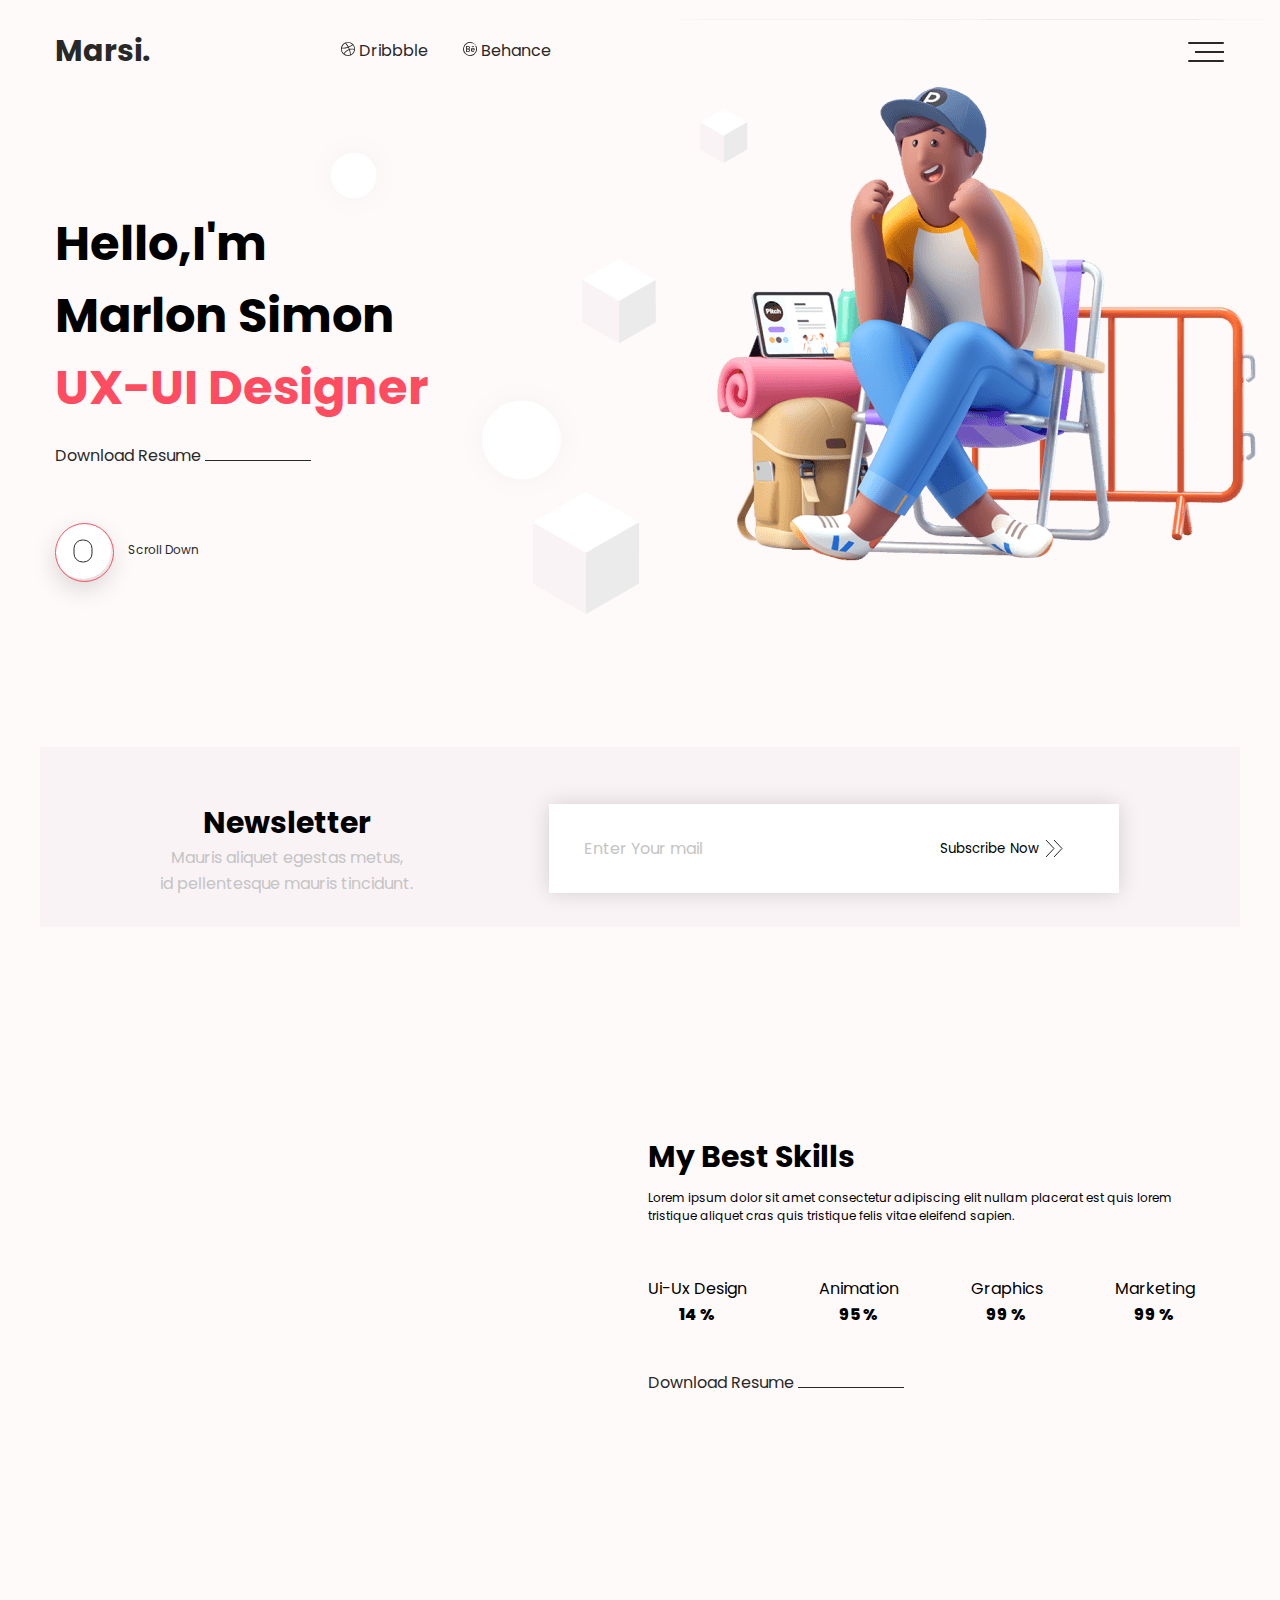
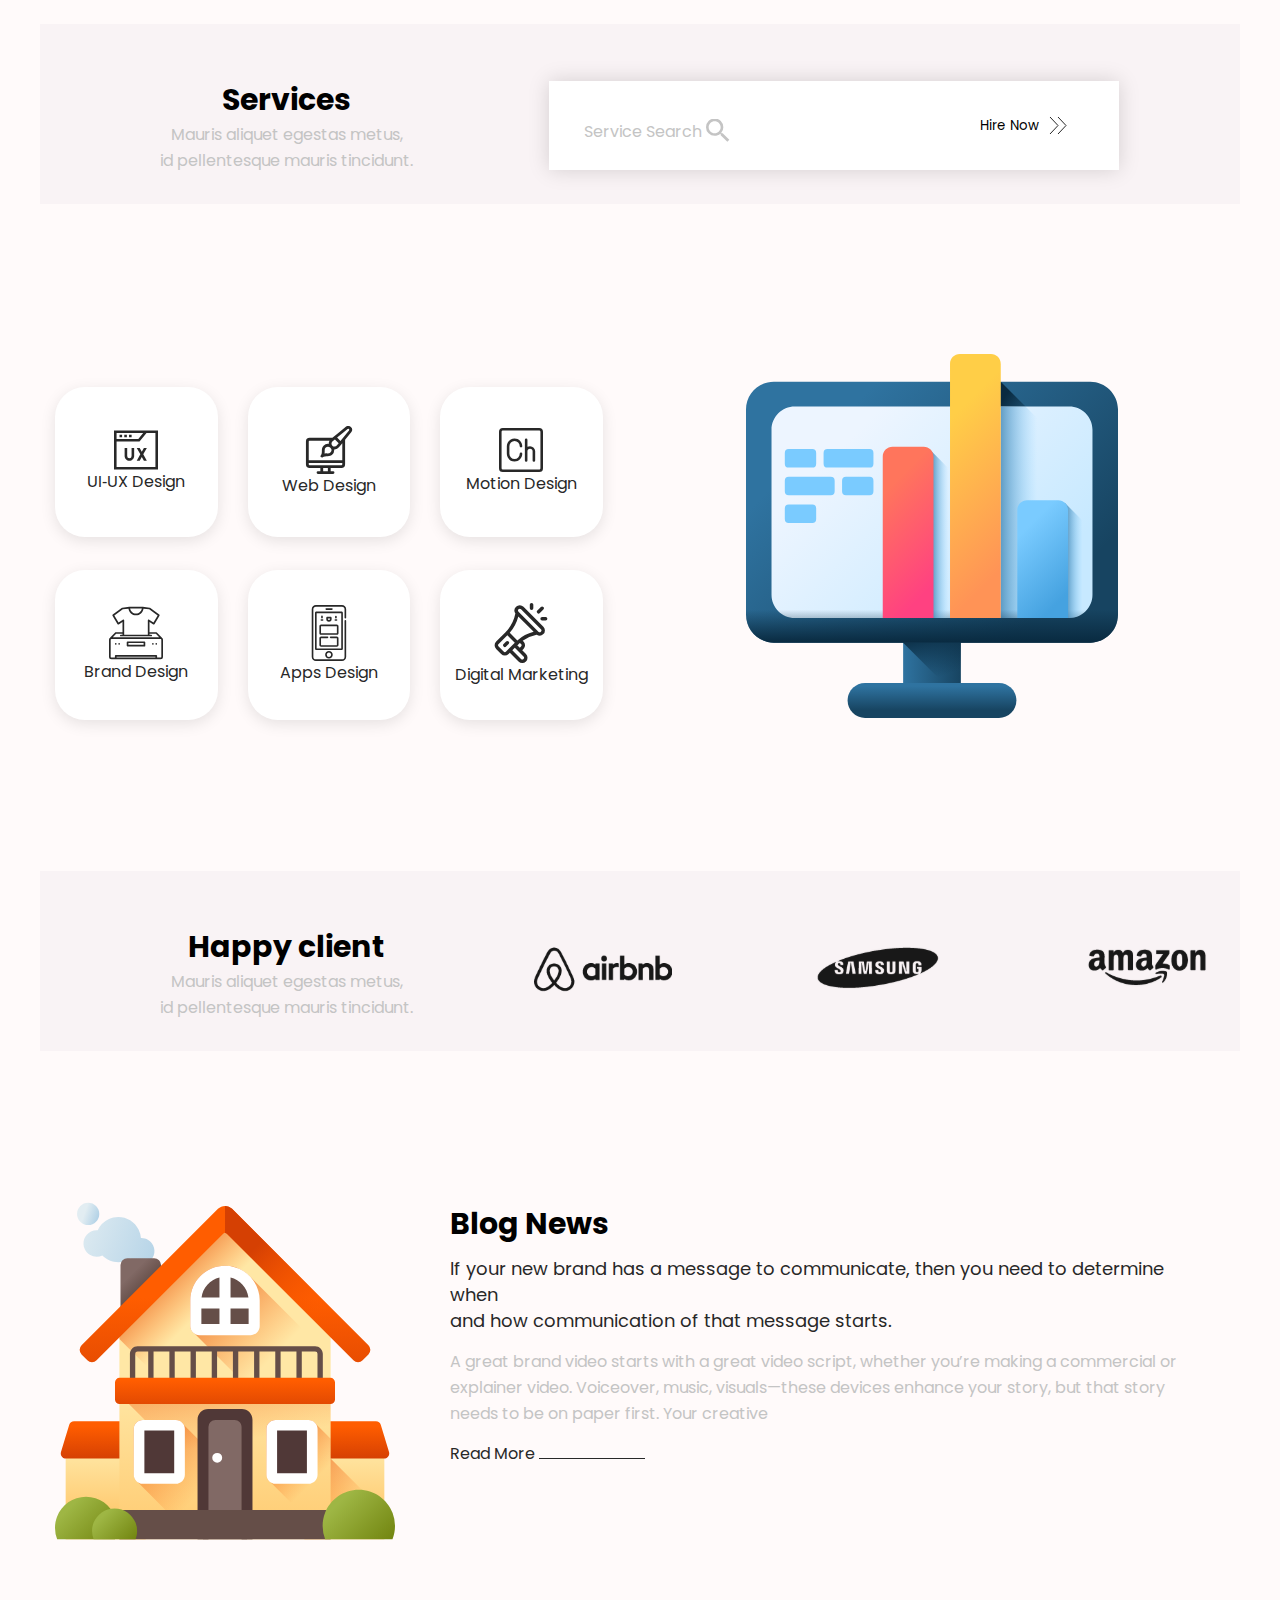
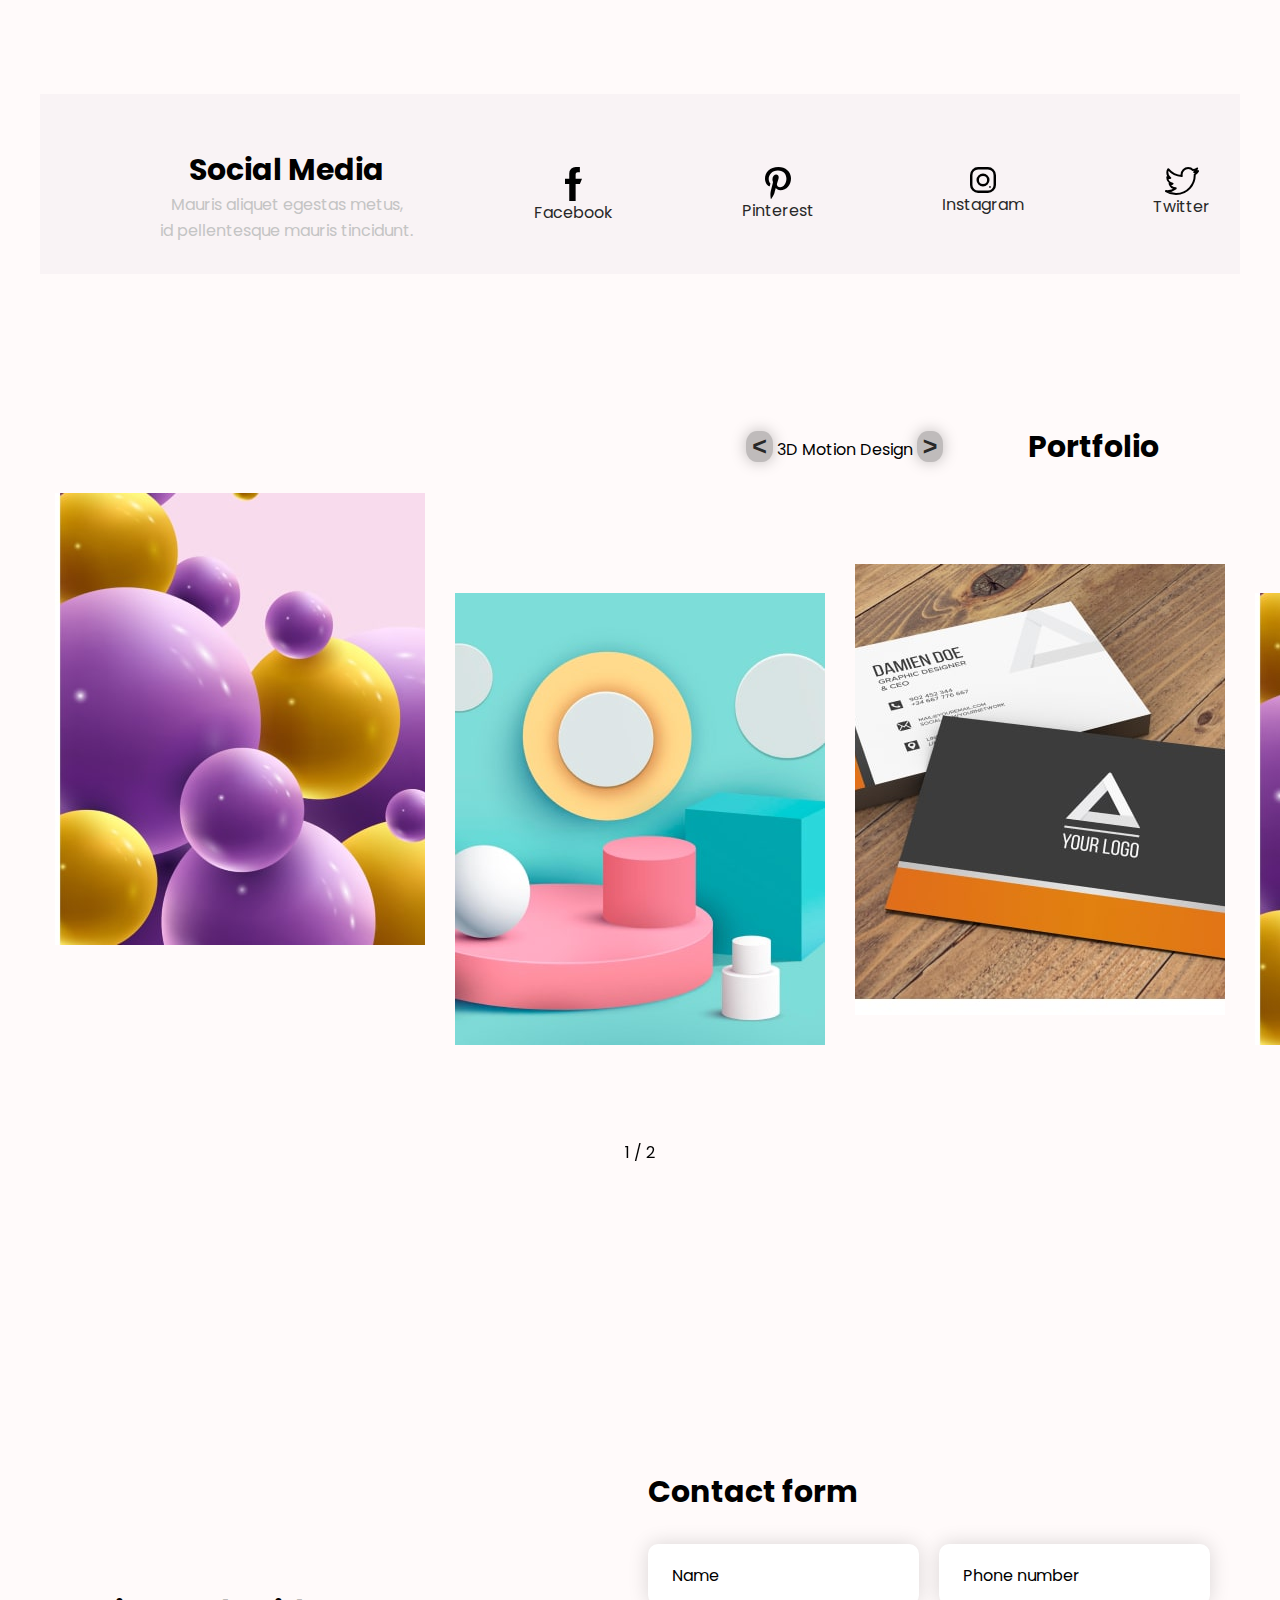
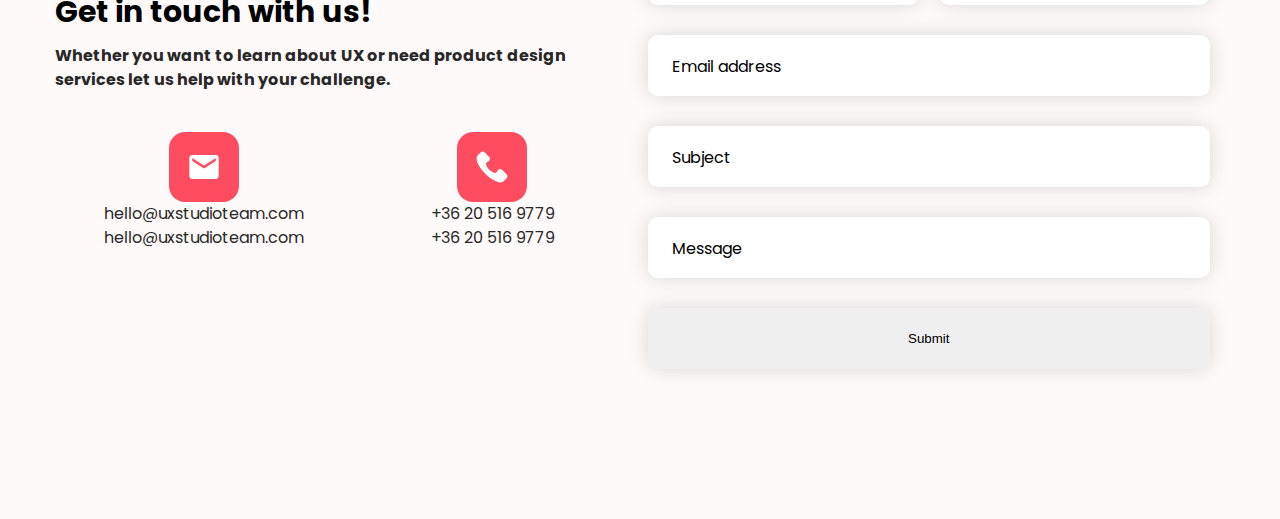
<file: index.html>
<!DOCTYPE html>
<html lang="en">
<head>
    <meta charset="UTF-8">
    <meta name="viewport" content="width=device-width, initial-scale=1.0">
    <title>Marsi</title>
    <link href="https://fonts.googleapis.com/css2?family=Poppins:wght@400;700&display=swap" rel="stylesheet">
    <link rel="stylesheet" href="https://unpkg.com/swiper/swiper-bundle.min.css">
    <link rel="stylesheet" href="https://cdnjs.cloudflare.com/ajax/libs/animate.css/4.1.1/animate.min.css"/>
    <link rel="stylesheet" href="./style/style.css">
</head> 
<body>
  <main class="wrappers">
    <nav class="menu">
      <div class="row vertical-center" >
      <div class="col-3">
        <a class="logo" href="#">Marsi.</a>
      </div>
      <div class="col-8">
          <ul class="social">
            <li >
              <a class="social-link" href="https://dribbble.com/">
                <svg width="14" height="14" viewBox="0 0 14 14" fill="none" xmlns="http://www.w3.org/2000/svg">
                  <path d="M7 0C3.14562 0 0 3.1459 0 7C0 10.8544 3.1459 14 7 14C10.8544 14 14 10.8541 14 7C14 3.14562 10.8541 0 7 0ZM11.748 3.0491C12.6219 4.09746 13.1554 5.43867 13.1783 6.90156C12.0829 6.64535 10.8664 6.62813 9.62746 6.85398C9.30508 6.91277 8.9827 6.98742 8.66223 7.07711C8.55559 6.78699 8.44238 6.49934 8.32207 6.21441C8.1993 5.92375 8.06969 5.63801 7.93406 5.35637C9.41035 4.79254 11.01 3.95309 11.748 3.0491ZM7 0.820312C8.60836 0.820312 10.0748 1.43801 11.1754 2.44836C10.7461 3.03379 9.52273 3.88609 7.56 4.62109C6.87477 3.34523 6.05309 2.17273 5.10371 1.11836C5.70145 0.925039 6.33883 0.820312 7 0.820312ZM4.2916 1.44648C5.25984 2.48363 6.09273 3.64191 6.77879 4.89316C4.73676 5.55406 2.6693 5.82367 0.969336 5.64949C1.38332 3.79969 2.62883 2.26051 4.2916 1.44648ZM0.820312 7C0.820312 6.81844 0.828789 6.63879 0.844102 6.46133C1.21926 6.50098 1.61055 6.52094 2.01496 6.52094C3.60992 6.52094 5.40176 6.21414 7.16133 5.63145C7.42984 6.18105 7.67129 6.74652 7.8843 7.32594C7.19824 7.57258 6.53051 7.88621 5.90352 8.25945C4.36625 9.17465 3.2416 10.3521 2.77512 11.5054C1.57281 10.3772 0.820312 8.77488 0.820312 7ZM7 13.1797C5.67957 13.1797 4.45457 12.7632 3.44914 12.0548C3.76086 11.0015 4.81523 9.86207 6.32324 8.96437C6.85453 8.64773 7.47578 8.34941 8.15199 8.10688C8.63133 9.61352 8.925 11.2038 9.01824 12.8409C8.38551 13.0602 7.70656 13.1797 7 13.1797ZM9.81832 12.4988C9.70457 10.9041 9.40762 9.35156 8.93102 7.86023C10.2599 7.49492 11.7359 7.37242 13.1357 7.73555C12.8879 9.81394 11.605 11.5793 9.81832 12.4988Z" fill="#282828"/>
                  </svg>
                Dribbble
             </a>
            </li>
            <li>
              <a class="social-link" href="http://www.behance.net/">
                <svg width="14" height="14" fill="none" xmlns="http://www.w3.org/2000/svg"><path d="M11.432 1.585a7.117 7.117 0 00-.757-.541l-.46.744c.232.143.454.301.664.474l.553-.677zM12.703 2.943a7.127 7.127 0 00-.59-.721l-.64.598c.187.199.36.41.518.631l.712-.508z" fill="#282828"/><path d="M13.193 3.736l-.773.41a6.123 6.123 0 11-2.924-2.739l.356-.799a6.998 6.998 0 103.341 3.128z" fill="#282828"/><path d="M6.563 4.533a1.75 1.75 0 00-1.311-.593H3.065v6.124h2.187a1.75 1.75 0 001.156-3.062 1.75 1.75 0 00.155-2.47zM5.252 9.189H3.94V7.44h1.312a.875.875 0 010 1.75zm0-2.624H3.94v-1.75h1.312a.875.875 0 010 1.75zM11.812 7.877A2.089 2.089 0 009.844 5.69a2.089 2.089 0 00-1.968 2.187 2.088 2.088 0 001.968 2.187c.5-.004.976-.209 1.323-.568l-.621-.613a.993.993 0 01-.702.307 1.13 1.13 0 01-1.031-.875h3v-.438zm-3-.437a1.13 1.13 0 011.032-.875c.5.031.919.387 1.03.875H8.814zM10.938 3.94H8.75v.875h2.187V3.94z" fill="#282828"/></svg>
                Behance
              </a>
           </li>
          </ul>
      </div>
      <div class="col-1 menu-block">
        <input class="menu-checkbox" type="checkbox">
        <button class="menu-button">
          <span class="menu-button_icon"></span>
        </button>
        <ul class="menu-block-list">
          <li class="menu-block-item">
            <a href="#">Home</a>
          </li>
          <li class="menu-block-item">
            <a href="#">About</a>
          </li>
          <li class="menu-block-item">
            <a href="#">Portfolio</a>
          </li>
        </ul>
      </div>
    </div>
    </nav>
    <header class="header">
      <div class="row vertical-center">
        <div class="col-5 col-lg-8">
          <h1 class="animate__animated animate__tada">Hello,I'm <br>Marlon Simon <br><span> UX-UI Designer</span></h1> 
        <div class="resume">
          <a class="resume-link" href="#">Download Resume <span class="line"></span></a>
        </div>
          <button class="scroll-down-button ">
            <span class="icon animate-bounce"></span>
            Scroll Down
          </button>
        </div>  
        <div class="col-7 hide-lg text-right col-lg-4">
          <img class="header-img"src="./img/main-header.png" alt="UX-UI Designer Illustration">
        </div>
      </div>
    </header> 
    <div class="row wrap vertical-center additional-block bg-grey block-margine">
      <div class="col-5 additional-text col-lg-12">
        <h2>Newsletter</h2>
        <p class="transparency">Mauris aliquet egestas metus,<br> id pellentesque mauris tincidunt.</p>
      </div>
      <div class="col-7 additional-input col-lg-12 ">
        <input type="text" id="email" name="email">
        <label for="email">Enter Your mail</label>
        <button>
          Subscribe Now
        </button>
      </div>
    </div>
    <section class="section">
      <div class="row wrap">
        <div class="col-6 col-lg-12 margin-auto">
          <div class="graph-background wow animate__backInLeft">
            <img src="./img/graph.svg" alt="My best skills illustration">
          </div>
        </div>
        <div class="col-6 col-lg-12 block-margine-h2">
          <h2 class="space-bottom">My Best Skills</h2>
          <p class="small">Lorem ipsum dolor sit amet consectetur adipiscing elit nullam placerat est quis lorem tristique aliquet cras quis tristique felis vitae eleifend sapien.</p>
          <ul class="row skills-list">
            <li class="skills-list-item">
              <span>Ui-Ux Design</span>
              <strong class="counter">98&nbsp;%</strong>
            </li>
            <li class="skills-list-item">
              <span>Animation</span>
              <strong>95&nbsp;%</strong>
            </li>
            <li class="skills-list-item">
              <span>Graphics</span>
              <strong>99&nbsp;%</strong>
            </li>
            <li class="skills-list-item">
              <span>Marketing</span>
              <strong>99&nbsp;%</strong>
            </li>
          </ul>
          <div class="resume">
            <a class="resume-link" href="/">Download Resume <span class="line"></span></a>
          </div>
        </div>
      </div>
    </section>
    <div class="row wrap vertical-center additional-block bg-grey">
      <div class="col-5 additional-text col-lg-12">
        <h2>Services</h2>
        <p class="transparency">Mauris aliquet egestas metus,<br> id pellentesque mauris tincidunt.</p>
      </div>
      <div class="col-7 additional-input col-lg-12">
        <input type="text" id="search" name="search">
        <label for="search">Service Search
          <img src="./img/search-icon.svg"></img>
        </label>
        <button>
          Hire Now
        </button>
      </div>
    </div>
    <section class="section">
      <div class="row wrap">
        <div class="col-6 col-lg-12">
          <ul class="row wrap list-icon">
            <li class="col-4 icon-background">
              <div>
                <img src="./img/ux-ui desing.svg" alt="UX-UI Design">
                <span>UI&#8209;UX&nbsp;Design</span>
              </div>
            </li>
            <li class="col-4 icon-background">
              <div>
                <img src="./img/web-desing.svg" alt="Web Design">
                <span>Web&nbsp;Design</span>
              </div>
            </li>
            <li class="col-4 icon-background">
              <div>
                <img src="./img/motion desing.svg" alt="Motion Design">
                <span>Motion&nbsp;Design</span>
              </div>
            </li>  
            <li class="col-4 icon-background">
              <div>
                <img src="./img/brand-desing.svg" alt="Brand Design">
                <span>Brand&nbsp;Design</span>
              </div>
            </li>
            <li class="col-4 icon-background">
              <div>
                <img src="./img/apps-desing.svg" alt="Apps Design">
                <span>Apps&nbsp;Design</span>
              </div>
            </li> 
            <li class="col-4 icon-background">
              <div>
                <img src="./img/digital marketing.svg" alt="Digital Marketing">
                <span>Digital&nbsp;Marketing</span>
              </div>
            </li>
          </ul>
        </div>
        <div class="col-5 offset-1 col-lg-12 margin-auto">
          <img src="./img/monitor-icon.svg" alt="Monitor icon">
        </div>
      </div>
    </section>
    <div class="row wrap vertical-center additional-block bg-grey">
      <div class="col-5 additional-text col-lg-12">
        <h2>Happy client</h2>
        <p class="transparency">Mauris aliquet egestas metus,<br> id pellentesque mauris tincidunt.</p>
      </div>
      <div class="col-7 col-lg-12">
        <ul class="row wrap link-list">
          <li>
            <div>
              <a href="https://www.airbnb.ru/">
                <img src="./img/airbnb.svg" alt="airbnb">
              </a>
            </div>
          </li>
          <li>
            <div>
              <a href="https://www.samsung.com/sec/">
                <img src="./img/samsung.svg" alt="samsung">
              </a>
            </div>
          </li>
          <li>
            <div>
              <a href="https://www.amazon.com/">
                <img src="./img/amazon.svg" alt="amazon">
              </a>
            </div>
          </li>
        </ul>
      </div>
    </div>
    <section class="section">
      <div class="row wrap">
        <div class="col-4 col-lg-12">
          <img src="./img/house-icon.svg" alt="House-icon">
        </div>
        <div class="col-8 col-lg-12">
          <h2 class="space-bottom">Blog News</h2>
          <p class="middle margin-bottom">If your new brand has a message to communicate, then you need to determine when <br> and how communication of that message starts.</p>
          <p class="transparency margin-bottom">A great brand video starts with a great video script, whether you’re making a commercial or <br> explainer video. Voiceover, music, visuals—these devices enhance your story, but that story <br> needs to be on paper first. Your creative  </p>
          <div class="resume">
            <a class="resume-link" href="/">Read More <span class="line"></span></a>
          </div>
        </div>
      </div>
    </section>
    <div class="row wrap vertical-center additional-block bg-grey">
      <div class="col-5 additional-text col-lg-12">
        <h2>Social Media </h2>
        <p class="transparency">Mauris aliquet egestas metus,<br> id pellentesque mauris tincidunt.</p>
      </div>
      <div class="col-7 col-lg-12">
        <ul class="row wrap link-list">
          <li>
              <a class="media-link" href="https://www.facebook.com/">
                <img src="./img/facebook.svg" alt="Facebook-icon">
                <span>Facebook</span>
              </a>
          </li>
          <li>
              <a class="media-link" href="https://www.pinterest.com/">
                <img src="./img/pinterest.svg" alt="pinterest-icon">
                <span>Pinterest</span>
              </a>
          </li>
          <li>
              <a class="media-link" href="https://www.instagram.com/?hl=ru">
                <img src="./img/instagram.svg" alt="instagram-icon">
                <span>Instagram</span>
              </a>
          </li>
          <li>
              <a class="media-link" href="https://twitter.com/?lang=ru">
                <img src="./img/twitter.svg" alt="twitter-icon">
                <span>Twitter</span>
              </a>         
          </li>
        </ul>
      </div>
    </div>
    <section class="section">
      <div class="row vertical-center">
        <div class="col-7">&nbsp;</div>
        <div class="col-3"><button class="gallery-previous"><</button> 3D Motion Design <button class="gallery-next">></button></div>
        <div class="col-2">
          <h2 class="text-right">Portfolio</h2>
        </div>
      </div>
      <div class="swiper-container gallery">
        <div class="swiper-wrapper">
          <div class="swiper-slide mt"><img class="gallery-image" src="./img/photo-1.jpg" alt="photo-1"></div>
          <div class="swiper-slide mt"><img class="gallery-image" src="./img/photo-2.jpg" alt="photo-2"></div>
          <div class="swiper-slide mt"><img class="gallery-image" src="./img/photo-3.jpg" alt="photo-3"></div>
          <div class="swiper-slide mt"><img class="gallery-image" src="./img/photo-1.jpg" alt="photo-1"></div>
          <div class="swiper-slide mt"><img class="gallery-image" src="./img/photo-3.jpg" alt="photo-3"></div>
          <div class="swiper-slide mt"><img class="gallery-image" src="./img/photo-2.jpg" alt="photo-2"></div>
        </div>
        <!-- Add Pagination -->
        <div class="swiper-pagination"></div>
        <!-- Add Arrows -->
        <!-- <div class="swiper-button-next"></div>
        <div class="swiper-button-prev"></div> -->
      </div>
  </section>
    <section class="section">
      <div class="row wrap vertical-center">
        <div class="col-6 col-lg-12">
          <h2 class="space-bottom">Get in touch with us!</h2>
          <p class="small-bold">Whether you want to learn about UX or need product design services let us help with your challenge.</p>
          <div class="row contact-list">
              <a class="media-link" href="mailto:hello@uxstudioteam.com">
                <img src="./img/message-icon.svg" alt="message-icon">
                <span>hello@uxstudioteam.com</span>
                <span>hello@uxstudioteam.com</span>
              </a>
              <a class="media-link" href="tel:+36 20 516 9779">
                <img src="./img/phone-icon.svg" alt="phone-icon">
                <span>+36 20 516 9779</span>
                <span>+36 20 516 9779</span>
              </a>
          </div>
        </div>
        <div class="col-6 col-lg-12">
          <form action="" class="form-contact">
            <h2>Contact form</h2>
            <div class="row">
              <div class="form-input">
                <input name="name" type="text" id="name" minlength="2" maxlength="200" autocomplete="additional-name"  required>
                <label for="name">Name</label>
              </div>
              <div class="form-input">
                <input name="phone" type="tel"  pattern="[0-9]{3}-[0-9]{2}-[0-9]{3}-[0-9]{2}-[0-9]{2}" id="phone"  required>
                <label for="phone">Phone number</label>
              </div>
            </div>
            <div class="form-input">
              <input name="email" type="email" pattern="[^@\s]+@[^@\s]+" id="email-contact" autocomplete="email" required>
              <label for="email-contact">Email address</label>
            </div>
            <div class="form-input">
              <input name="subject" type="text" id="subject" required>
              <label for="subject">Subject</label>
            </div>
            <div class="form-input">
              <input name="message" type="text" id="message" required>
              <label for="message">Message</label>
            </div>
              <input name="submit" id = "submit" type="submit" value="Submit">
          </form>
        </div>
      </div>  
    </section>
</main>
<script
  src="https://code.jquery.com/jquery-3.5.1.min.js"
  integrity="sha256-9/aliU8dGd2tb6OSsuzixeV4y/faTqgFtohetphbbj0="
  crossorigin="anonymous">
</script>
<script src="https://unpkg.com/swiper/swiper-bundle.min.js"></script>
<script src="./js/wow.min.js"></script>
<script>
new WOW().init();
</script>
<script src="./js/main.js"></script>
</body>
</html>
</file>
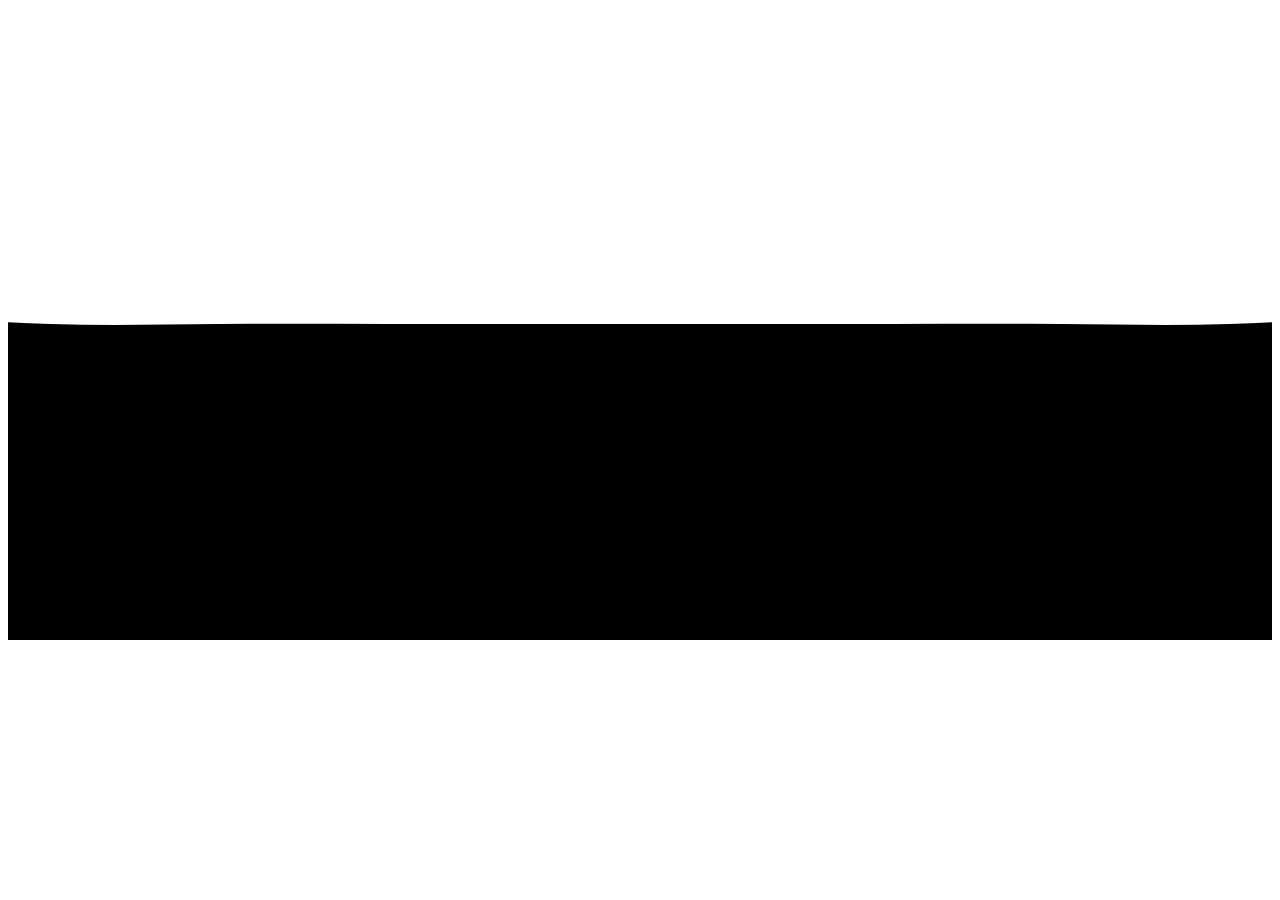
<file: splash.html>
<!DOCTYPE html>
<html lang="en">
<head>
    <meta charset="UTF-8">
    <meta name="viewport" content="width=device-width, initial-scale=1.0">
    <title>Document</title>
<script type="text/javascript" src="./js/paper-full.min.js"></script>
<script type="text/paperscript" src="./js/splash.js" canvas="myCanvas"></script>
<style>
    canvas[resize] {
    width: 100%;
    height: 100%;
}
</style>
</head>
<body>
    <canvas id="myCanvas" resize></canvas>
</body>
</html>
</file>
<file: style/style.css>
/* http://meyerweb.com/eric/tools/css/reset/
v2.0 | 20110126
License: none (public domain)
*/
html, body, div, span, applet, object, iframe,
h1, h2, h3, h4, h5, h6, p, blockquote, pre,
a, abbr, acronym, address, big, cite, code,
del, dfn, em, img, ins, kbd, q, s, samp,
small, strike, strong, sub, sup, tt, var,
b, u, i, center,
dl, dt, dd, ol, ul, li,
fieldset, form, label, legend,
table, caption, tbody, tfoot, thead, tr, th, td,
article, aside, canvas, details, embed,
figure, figcaption, footer, header, hgroup,
menu, nav, output, ruby, section, summary,
time, mark, audio, video {
  margin: 0;
  padding: 0;
  border: 0;
  font-size: 100%;
  font: inherit;
  vertical-align: baseline;
}

* {
  -webkit-box-sizing: border-box;
          box-sizing: border-box;
}

/* HTML5 display-role reset for older browsers */
article, aside, details, figcaption, figure,
footer, header, hgroup, menu, nav, section {
  display: block;
}

body {
  line-height: 1;
}

ol, ul {
  list-style: none;
}

blockquote, q {
  quotes: none;
}

blockquote:before, blockquote:after,
q:before, q:after {
  content: '';
  content: none;
}

table {
  border-collapse: collapse;
  border-spacing: 0;
}

body {
  display: -webkit-box;
  display: -ms-flexbox;
  display: flex;
  -webkit-box-orient: vertical;
  -webkit-box-direction: normal;
      -ms-flex-direction: column;
          flex-direction: column;
  -webkit-box-align: center;
      -ms-flex-align: center;
          align-items: center;
  background-color: #FFFAFA;
  font-family: 'Poppins', sans-serif;
}

.wrappers {
  width: 100%;
  max-width: 1170px;
  min-width: 420px;
}

@media (max-width: 1200px) {
  .wrappers {
    padding: 0 60px;
  }
}

.section {
  padding: 150px 0;
}

.row {
  display: -webkit-box;
  display: -ms-flexbox;
  display: flex;
  margin: 0 -15px;
  padding-right: 15px;
}

.row.vertical-center {
  -webkit-box-align: center;
      -ms-flex-align: center;
          align-items: center;
}

.row.wrap {
  -ms-flex-wrap: wrap;
      flex-wrap: wrap;
}

@media (max-width: 992px) {
  .row .margin-auto {
    margin-left: 0 auto;
    margin-left: 0 auto;
  }
}

.col-1, .col-3, .col-4, .col-5, .col-6, .col-7, .col-8 {
  padding: 0 15px;
}

.col-1 {
  width: calc(100% * 1 / 12);
}

.col-3 {
  width: calc(100% * 3 / 12);
}

.col-4 {
  width: calc(100% * 4 / 12);
}

.col-5 {
  width: calc(100% * 5 / 12);
}

.col-6 {
  width: calc(100% * 6 / 12);
}

.col-7 {
  width: calc(100% * 7 / 12);
}

.col-8 {
  width: calc(100% * 8 / 12);
}

@media (max-width: 992px) {
  .col-lg-12 {
    width: calc(100% * 12 / 12) !important;
  }
}

@media (max-width: 992px) {
  .col-lg-4 {
    width: calc(100% * 4 / 12) !important;
  }
}

@media (max-width: 992px) {
  .col-lg-8 {
    width: calc(100% * 8 / 12) !important;
  }
}

.offset-1 {
  margin-left: calc(100% * 1 / 12);
}

@media (max-width: 992px) {
  .hide-lg {
    display: none;
  }
}

@-webkit-keyframes bounce {
  0% {
    -webkit-transform: scale(0.8);
            transform: scale(0.8);
  }
  20% {
    -webkit-transform: scale(1.2);
            transform: scale(1.2);
  }
  38% {
    -webkit-transform: scale(1);
            transform: scale(1);
  }
  44% {
    -webkit-transform: scale(1.1);
            transform: scale(1.1);
  }
  100% {
    -webkit-transform: scale(0.8);
            transform: scale(0.8);
  }
}

@keyframes bounce {
  0% {
    -webkit-transform: scale(0.8);
            transform: scale(0.8);
  }
  20% {
    -webkit-transform: scale(1.2);
            transform: scale(1.2);
  }
  38% {
    -webkit-transform: scale(1);
            transform: scale(1);
  }
  44% {
    -webkit-transform: scale(1.1);
            transform: scale(1.1);
  }
  100% {
    -webkit-transform: scale(0.8);
            transform: scale(0.8);
  }
}

@-webkit-keyframes fadeOut {
  0% {
    opacity: 0.5;
    -webkit-transform: scale(0.2);
            transform: scale(0.2);
  }
  30% {
    opacity: 1;
    -webkit-transform: scale(0.2);
            transform: scale(0.2);
  }
  80% {
    opacity: 1;
    -webkit-transform: scale(1.7);
            transform: scale(1.7);
  }
  100% {
    opacity: 0;
    -webkit-transform: scale(2);
            transform: scale(2);
  }
}

@keyframes fadeOut {
  0% {
    opacity: 0.5;
    -webkit-transform: scale(0.2);
            transform: scale(0.2);
  }
  30% {
    opacity: 1;
    -webkit-transform: scale(0.2);
            transform: scale(0.2);
  }
  80% {
    opacity: 1;
    -webkit-transform: scale(1.7);
            transform: scale(1.7);
  }
  100% {
    opacity: 0;
    -webkit-transform: scale(2);
            transform: scale(2);
  }
}

.text-right {
  text-align: right;
}

.block-margine {
  margin-top: 100px;
}

.block-margine-h2 {
  margin-top: 57px;
}

.social {
  display: -webkit-box;
  display: -ms-flexbox;
  display: flex;
}

.social-link {
  position: relative;
  right: 10px;
}

.social-link:hover {
  color: #FF4C60;
}

.social-link:hover svg path {
  fill: #FF4C60;
}

.social li:first-child {
  margin-right: 35px;
}

.resume {
  color: #282828;
}

.resume-link:hover .line {
  left: -96px;
}

.line {
  position: relative;
  left: 0;
  display: inline-block;
  width: 106px;
  height: 1px;
  background-color: #282828;
  -webkit-transition: left .3s;
  transition: left .3s;
}

a {
  text-decoration: none;
  font-family: inherit;
  font-size: 16px;
  line-height: 24px;
  color: #282828;
  font-style: normal;
}

.logo {
  font-style: normal;
  font-weight: bold;
  font-size: 30px;
  line-height: 45px;
  color: #282828;
}

h2 {
  font-weight: 700;
  font-size: 30px;
  line-height: 45px;
}

h2.space-bottom {
  margin-bottom: 10px;
}

p {
  font-size: 18px;
  line-height: 26px;
}

p.transparency {
  font-size: 16px;
  color: #C4C4C4;
}

p.small {
  font-size: 12px;
  line-height: 18px;
}

p.middle {
  font-size: 18px;
  line-height: 26px;
  color: #282828;
}

p.margin-bottom {
  margin-bottom: 15px;
}

p.small-bold {
  font-weight: bold;
  font-size: 16px;
  line-height: 24px;
  color: #282828;
  margin-bottom: 40px;
}

.bg-grey {
  background: #F9F3F5;
}

.header {
  margin-top: 30px;
  margin-bottom: 80px;
  min-height: 500px;
  background-image: url("../img/header-bg.svg");
  background-repeat: no-repeat;
  background-position: 35% center;
  background-size: contain;
}

@media (max-width: 992px) {
  .header {
    display: -webkit-box;
    display: -ms-flexbox;
    display: flex;
    -webkit-box-orient: vertical;
    -webkit-box-direction: normal;
        -ms-flex-direction: column;
            flex-direction: column;
    -webkit-box-pack: center;
        -ms-flex-pack: center;
            justify-content: center;
  }
}

.header h1 {
  font-size: 48px;
  font-weight: bold;
  line-height: 72px;
  margin-top: 36px;
  margin-bottom: 20px;
}

.header h1 span {
  color: #FF4C60;
}

.header .header-img {
  margin-right: -58px;
  margin-top: -84px;
}

.menu {
  padding-top: 28px;
}

.menu-block {
  position: relative;
  left: 45px;
}

.menu-block-list {
  position: absolute;
  display: none;
  padding: 20px;
  top: 30px;
  left: 15px;
  background: #ffffff;
  -webkit-box-shadow: 0 0 10px rgba(0, 0, 0, 0.25);
          box-shadow: 0 0 10px rgba(0, 0, 0, 0.25);
  border-radius: 5px;
}

.menu-block-list .menu-block-item {
  font-family: inherit;
  font-weight: bold;
}

.menu-block-list .menu-block-item a {
  color: rgba(0, 0, 0, 0.25);
}

.menu-block-list .menu-block-item a:hover {
  color: #696969;
}

.menu-checkbox {
  position: absolute;
  left: 15px;
  width: 45px;
  height: 20px;
  padding: 0;
  z-index: 2;
  opacity: 0;
}

.menu-checkbox:hover {
  cursor: pointer;
}

.menu-checkbox:checked + .menu-button .menu-button_icon {
  background: transparent;
  -webkit-transform: translateX(12px);
          transform: translateX(12px);
}

.menu-checkbox:checked + .menu-button .menu-button_icon::before {
  -webkit-transform: rotate(45deg) translateY(12px);
          transform: rotate(45deg) translateY(12px);
}

.menu-checkbox:checked + .menu-button .menu-button_icon::after {
  -webkit-transform: rotate(-45deg) translateY(-12px);
          transform: rotate(-45deg) translateY(-12px);
}

.menu-checkbox:checked ~ .menu-block-list {
  display: block;
}

.menu-button {
  width: 38px;
  border: 0;
  background-color: transparent;
  padding: 9px;
  font-size: 1px;
  -webkit-transition: opacity .2s;
  transition: opacity .2s;
}

.menu-button:hover {
  cursor: pointer;
  opacity: .6;
}

.menu-button_icon {
  position: relative;
  display: inline-block;
  width: 29px;
  height: 2px;
  background: #282828;
  text-align: right;
  -webkit-transition: all .2s ease-in;
  transition: all .2s ease-in;
}

.menu-button_icon::before, .menu-button_icon::after {
  content: "";
  position: absolute;
  right: 0;
  background: #282828;
  width: 36px;
  height: 2px;
  border-radius: 10px;
  -webkit-transition: all .2s ease-in;
  transition: all .2s ease-in;
}

.menu-button_icon::before {
  top: -9px;
}

.menu-button_icon::after {
  top: 9px;
}

.scroll-down-button {
  position: relative;
  -webkit-appearance: none;
     -moz-appearance: none;
          appearance: none;
  margin-top: 55px;
  padding: 0;
  border: 0;
  background: transparent;
  font-family: inherit;
  font-size: 12px;
  color: #282828;
  z-index: 1;
}

.scroll-down-button::after {
  content: '';
  position: absolute;
  width: 57px;
  height: 57px;
  top: 0;
  left: 0;
  border: 1px solid #FF4C60;
  border-radius: 50%;
  z-index: 0;
  -webkit-animation: fadeOut 1.5s infinite;
          animation: fadeOut 1.5s infinite;
}

.scroll-down-button .animate-bounce {
  -webkit-animation-name: bounce;
          animation-name: bounce;
  -webkit-animation-duration: 1.5s;
          animation-duration: 1.5s;
  -webkit-animation-iteration-count: infinite;
          animation-iteration-count: infinite;
  -webkit-animation-timing-function: ease-in;
          animation-timing-function: ease-in;
}

.scroll-down-button .icon {
  position: relative;
  display: inline-block;
  margin-right: 14px;
  width: 56px;
  height: 56px;
  border-radius: 50%;
  background-color: #ffffff;
  -webkit-box-shadow: 0px 10px 25px rgba(0, 0, 0, 0.15);
          box-shadow: 0px 10px 25px rgba(0, 0, 0, 0.15);
  vertical-align: middle;
}

.scroll-down-button .icon:before {
  content: '';
  position: absolute;
  top: 50%;
  left: 50%;
  -webkit-transform: translate(-50%, -50%);
          transform: translate(-50%, -50%);
  width: 17px;
  height: 21px;
  border: 1px solid #282828;
  border-radius: 9px;
}

.scroll-down-button:hover {
  cursor: pointer;
}

.scroll-down-button:hover .icon {
  -webkit-box-shadow: 0px 2px 2px rgba(0, 0, 0, 0.15);
          box-shadow: 0px 2px 2px rgba(0, 0, 0, 0.15);
}

.additional-block {
  padding-top: 53px;
  padding-bottom: 30px;
}

.additional-text {
  text-align: center;
}

.additional-input {
  position: relative;
}

.additional-input input {
  width: 100%;
  max-width: 570px;
  padding: 37px 50px;
  border: 0;
  -webkit-box-shadow: 0px 0px 20px rgba(0, 0, 0, 0.15);
          box-shadow: 0px 0px 20px rgba(0, 0, 0, 0.15);
}

.additional-input input:focus {
  border: 2px solid #FF4C60;
  outline: 0;
}

.additional-input input:focus + label {
  display: none;
}

.additional-input label {
  position: absolute;
  top: 50%;
  left: 50px;
  -webkit-transform: translateY(-50%);
          transform: translateY(-50%);
  color: #C4C4C4;
}

.additional-input label > img {
  position: relative;
  top: 6px;
  height: 24px;
}

.additional-input button {
  position: absolute;
  right: 150px;
  top: 50%;
  -webkit-transform: translateY(-50%);
          transform: translateY(-50%);
  padding-right: 36px;
  border: none;
  background-color: transparent;
  background-image: url("../img/arrows-right.svg");
  background-repeat: no-repeat;
  background-size: 18px 19px;
  background-position: 90% center;
  font-family: inherit;
  -webkit-transition: all .2s ease-in;
  transition: all .2s ease-in;
}

.additional-input button:hover {
  cursor: pointer;
  background-position: right center;
}

@media (max-width: 1200px) {
  .additional-input button {
    right: 50px;
  }
}

.graph-background {
  margin-top: 14px;
  max-width: 530px;
  padding: 40px 100px;
  background: radial-gradient(51.33% 49.78% at 49.47% 44.58%, #FDFDFD 0%, #FCE8E6 100%);
  -webkit-box-shadow: 0px 4px 4px rgba(0, 0, 0, 0.25);
          box-shadow: 0px 4px 4px rgba(0, 0, 0, 0.25);
  border-radius: 42px;
}

.skills-list {
  -webkit-box-pack: justify;
      -ms-flex-pack: justify;
          justify-content: space-between;
  margin: 56px 0 48px;
}

.skills-list-item {
  display: -webkit-box;
  display: -ms-flexbox;
  display: flex;
  -webkit-box-orient: vertical;
  -webkit-box-direction: normal;
      -ms-flex-direction: column;
          flex-direction: column;
  text-align: center;
}

.skills-list-item strong {
  padding-top: 10px;
  font-weight: 708;
}

.list-icon {
  -webkit-box-pack: justify;
      -ms-flex-pack: justify;
          justify-content: space-between;
}

.icon-background {
  padding-right: 15px;
  margin-top: 33px;
}

.icon-background > div {
  display: -webkit-box;
  display: -ms-flexbox;
  display: flex;
  -webkit-box-orient: vertical;
  -webkit-box-direction: normal;
      -ms-flex-direction: column;
          flex-direction: column;
  -webkit-box-pack: center;
      -ms-flex-pack: center;
          justify-content: center;
  -webkit-box-align: center;
      -ms-flex-align: center;
          align-items: center;
  width: 100%;
  min-width: 150px;
  min-height: 150px;
  background: #ffffff;
  -webkit-box-shadow: 0px 4px 15px rgba(0, 0, 0, 0.1);
          box-shadow: 0px 4px 15px rgba(0, 0, 0, 0.1);
  border-radius: 30px;
}

.icon-background > div span {
  display: -webkit-box;
  display: -ms-flexbox;
  display: flex;
  text-align: center;
  font-size: 16px;
  line-height: 24px;
  font-family: inherit;
  color: #282828;
}

.link-list {
  -webkit-box-pack: justify;
      -ms-flex-pack: justify;
          justify-content: space-between;
}

.media-link {
  display: -webkit-box;
  display: -ms-flexbox;
  display: flex;
  -webkit-box-orient: vertical;
  -webkit-box-direction: normal;
      -ms-flex-direction: column;
          flex-direction: column;
  -webkit-box-align: center;
      -ms-flex-align: center;
          align-items: center;
}

.contact-list {
  -ms-flex-pack: distribute;
      justify-content: space-around;
}

.gallery-previous, .gallery-next {
  background-color: rgba(0, 0, 0, 0.25);
  border: none;
  color: #282828;
  text-align: center;
  font-size: 25px;
  font-weight: bold;
  -webkit-box-shadow: 0 0 15px rgba(0, 0, 0, 0.25);
          box-shadow: 0 0 15px rgba(0, 0, 0, 0.25);
  border-radius: 40%;
  cursor: pointer;
}

.gallery {
  padding-top: 100px;
  position: relative;
  width: 100%;
  height: 100%;
}

.gallery-item {
  -webkit-transition: .3s ease;
  transition: .3s ease;
}

.gallery .grayscale {
  -webkit-filter: grayscale(100%);
          filter: grayscale(100%);
  border-radius: 30px;
}

.gallery .mt:first-child {
  margin-top: -150px;
}

.gallery .mt:nth-child(2n) {
  margin-top: -50px;
}

.gallery .mt:nth-child(3n) {
  margin-top: -80px;
}

.form-contact h2 {
  margin-bottom: 30px;
}

.form-contact .row {
  padding: 0;
  margin: 0;
  position: relative;
}

.form-contact .row .form-input:first-child {
  margin-right: 20px;
}

.form-contact .form-input {
  position: relative;
  margin-bottom: 30px;
  width: 100%;
}

.form-contact input {
  padding: 0 30px;
  -webkit-box-shadow: 0px 0px 20px rgba(0, 0, 0, 0.15);
          box-shadow: 0px 0px 20px rgba(0, 0, 0, 0.15);
  height: 61px;
  border: none;
  width: 100%;
  border-radius: 10px;
  cursor: text;
}

.form-contact input.active + label {
  top: -10px;
  border-radius: 5px;
  background-color: #fff8f0;
}

.form-contact input[type=submit] {
  cursor: pointer;
  -webkit-transition: all .05s ease-in;
  transition: all .05s ease-in;
}

.form-contact input[type=submit]:hover {
  background-color: #4CAF50;
  color: #FDFDFD;
}

.form-contact label {
  position: absolute;
  top: 20px;
  left: 20px;
  text-align: center;
  padding: 4px;
  -webkit-transition: all .1s ease;
  transition: all .1s ease;
}

.swiper-container .swiper-slide {
  display: -webkit-box;
  display: -ms-flexbox;
  display: flex;
  -webkit-box-pack: center;
      -ms-flex-pack: center;
          justify-content: center;
  -webkit-box-align: center;
      -ms-flex-align: center;
          align-items: center;
  min-height: 600px;
  overflow: hidden;
}
/*# sourceMappingURL=style.css.map */
</file>
